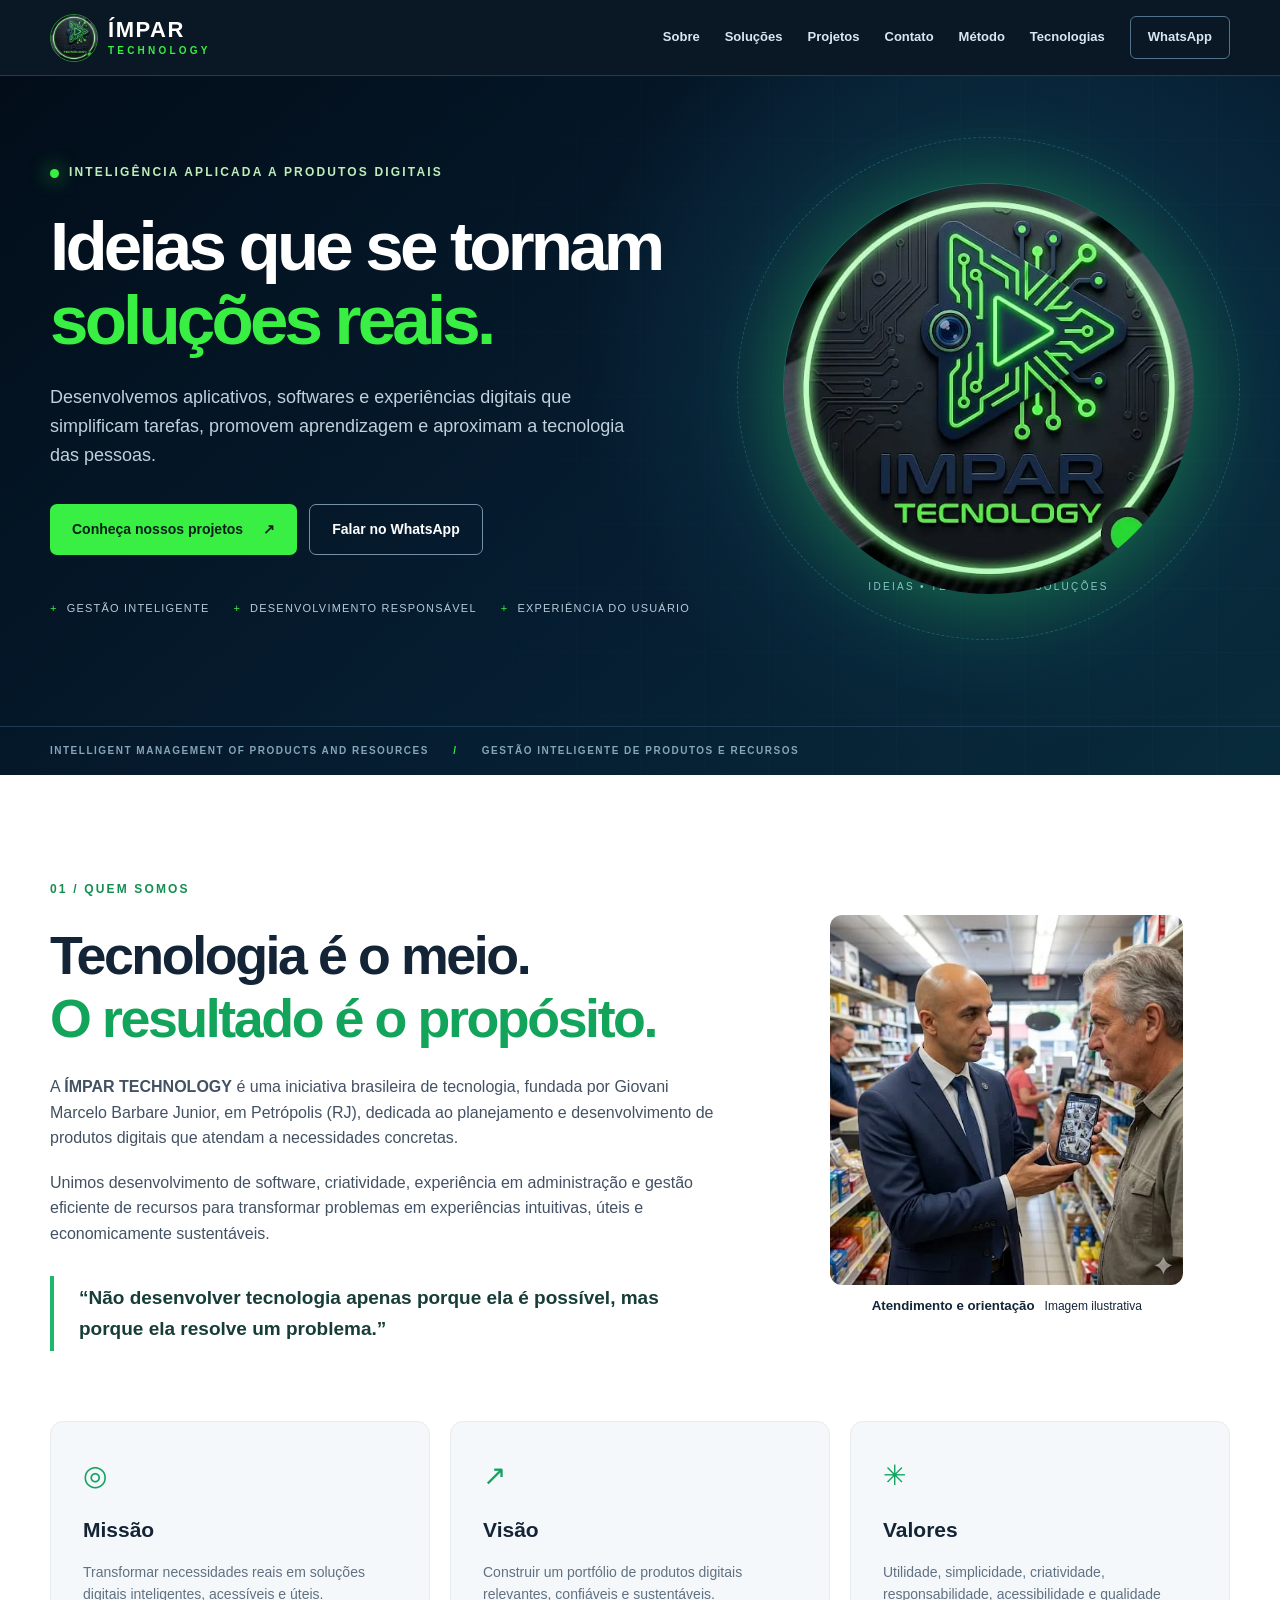
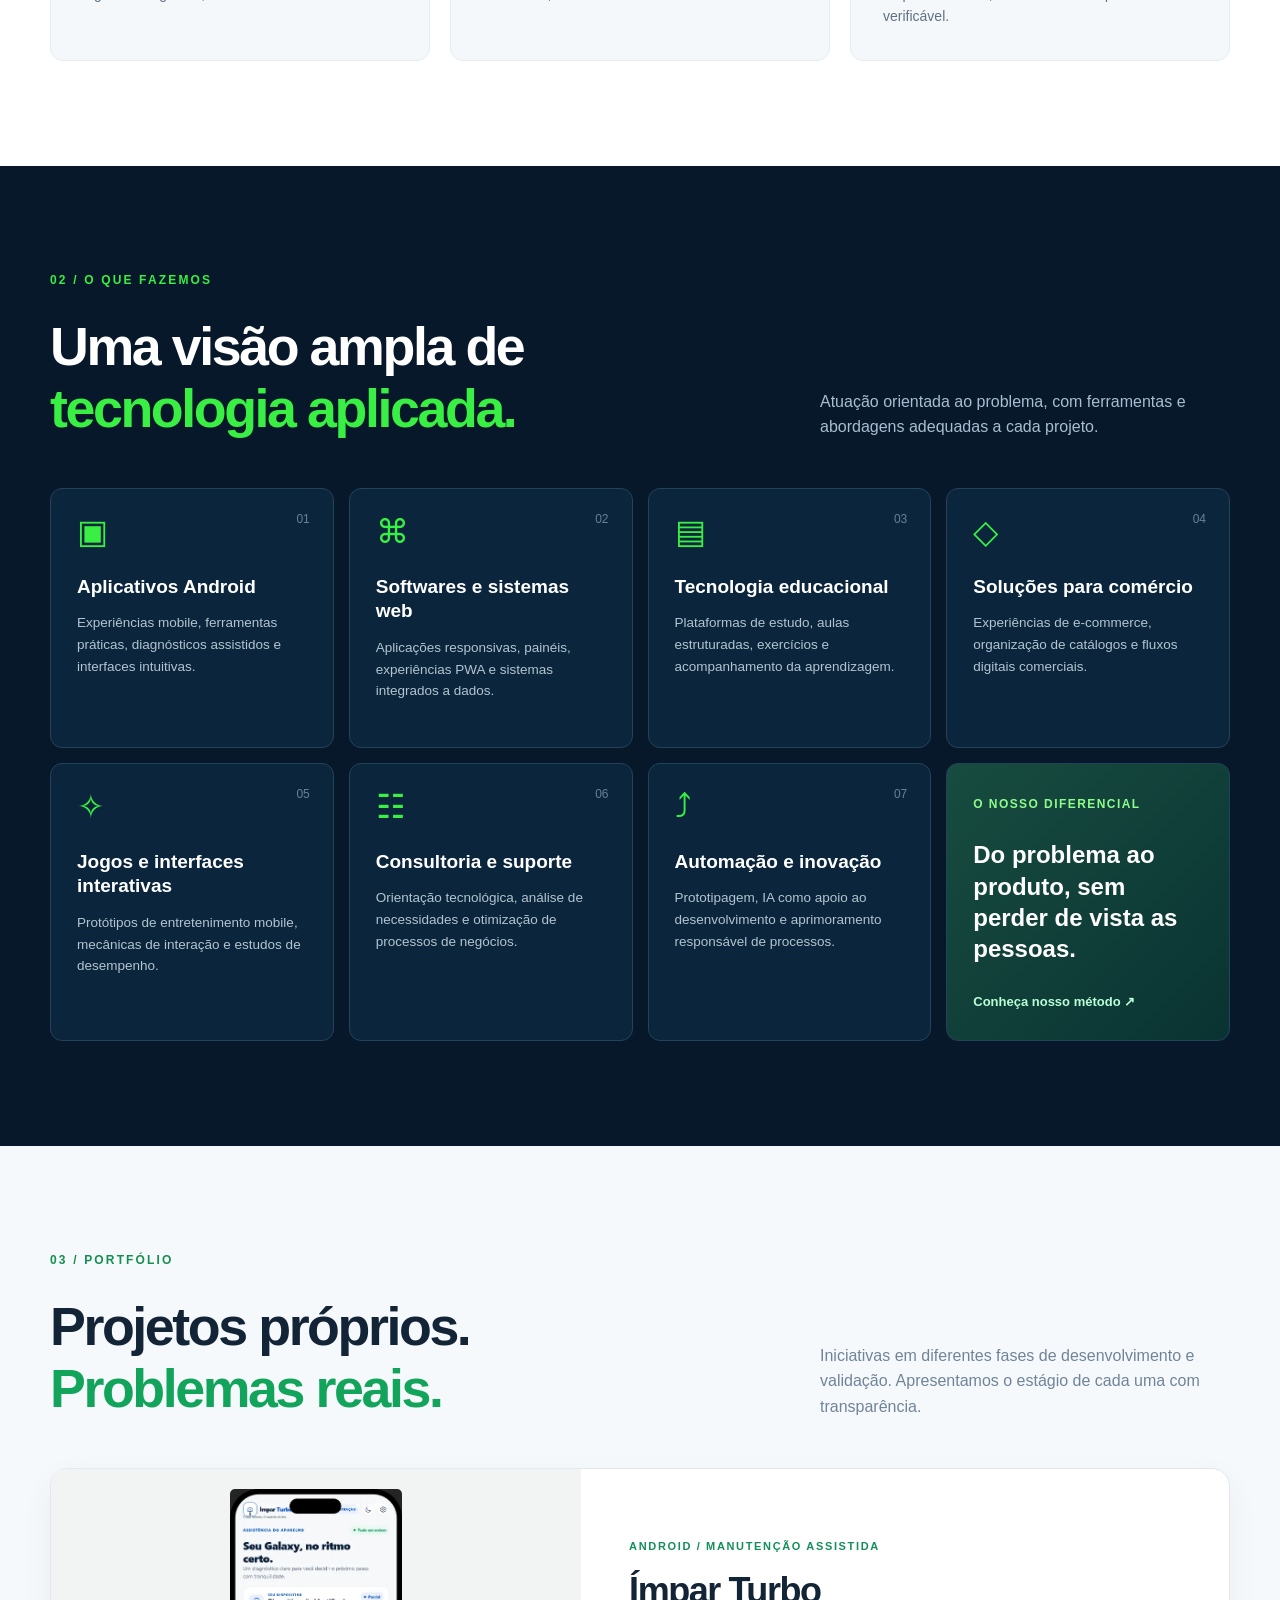
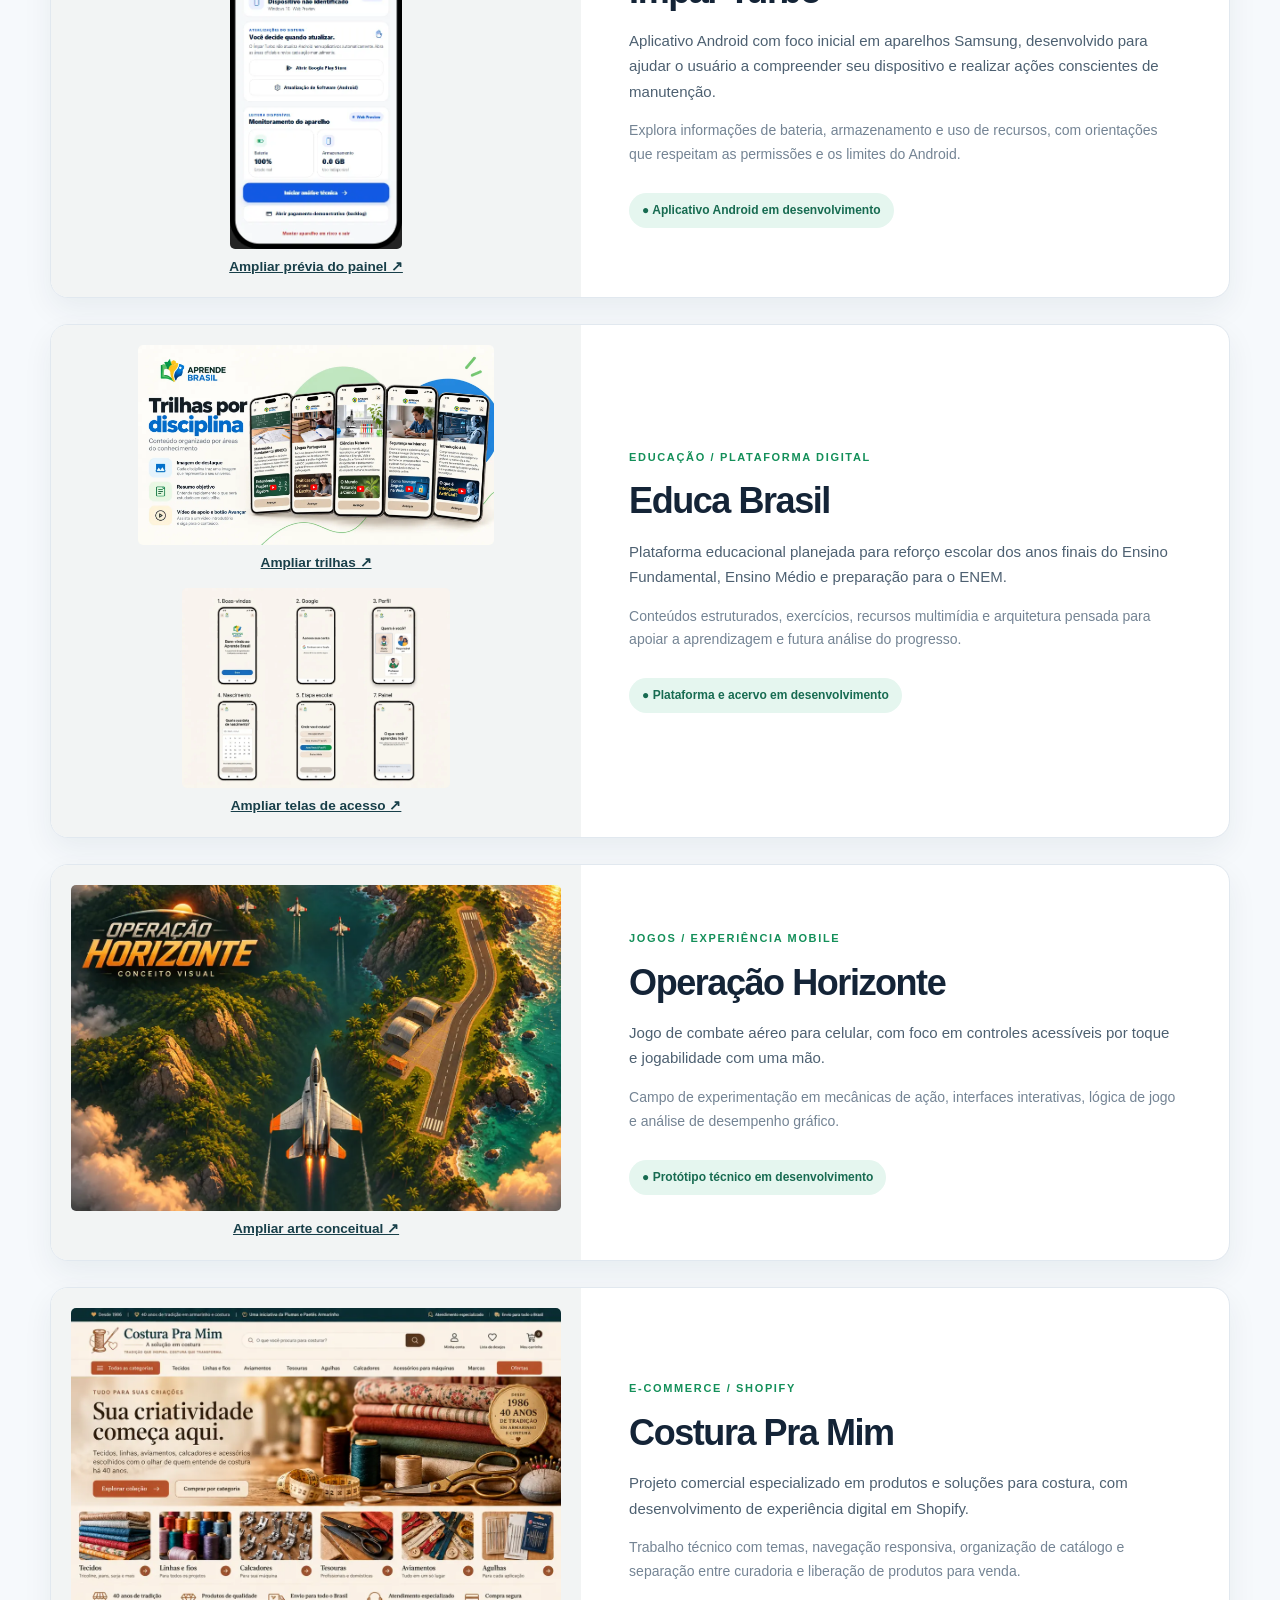
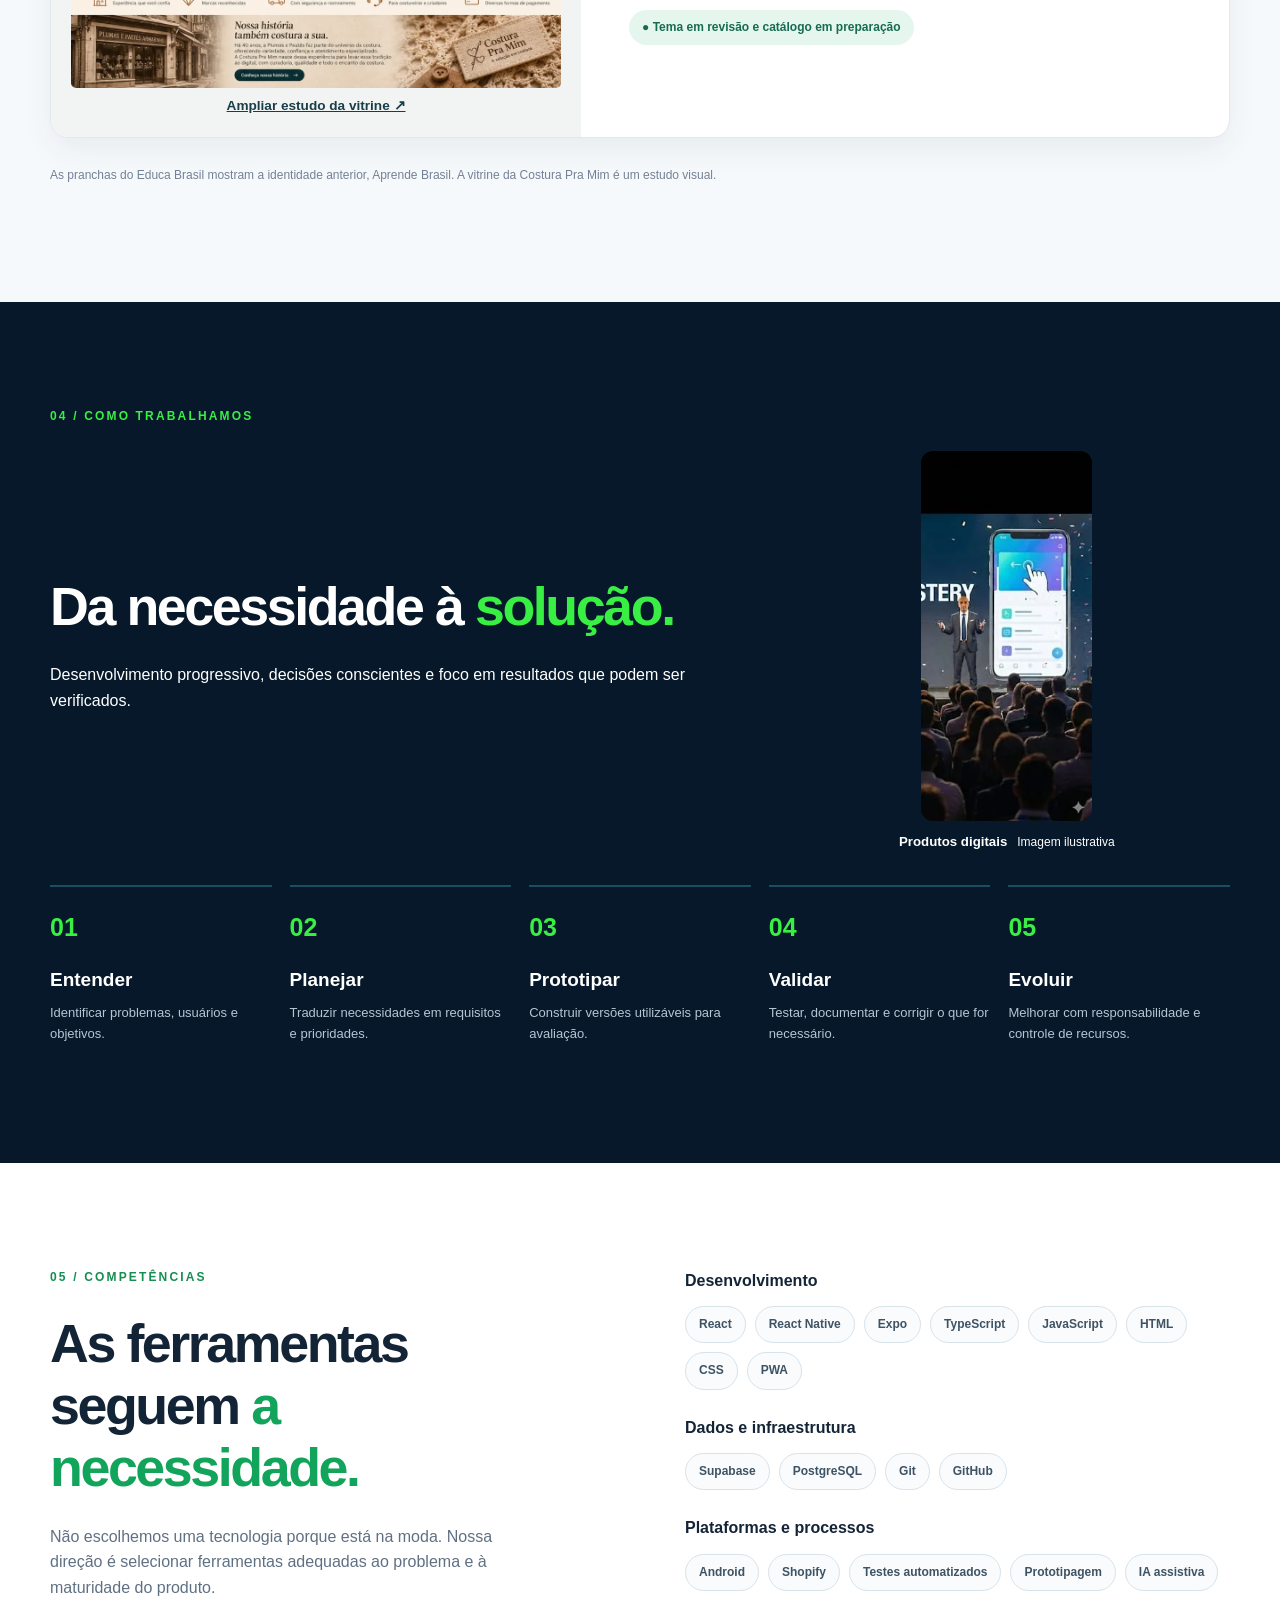
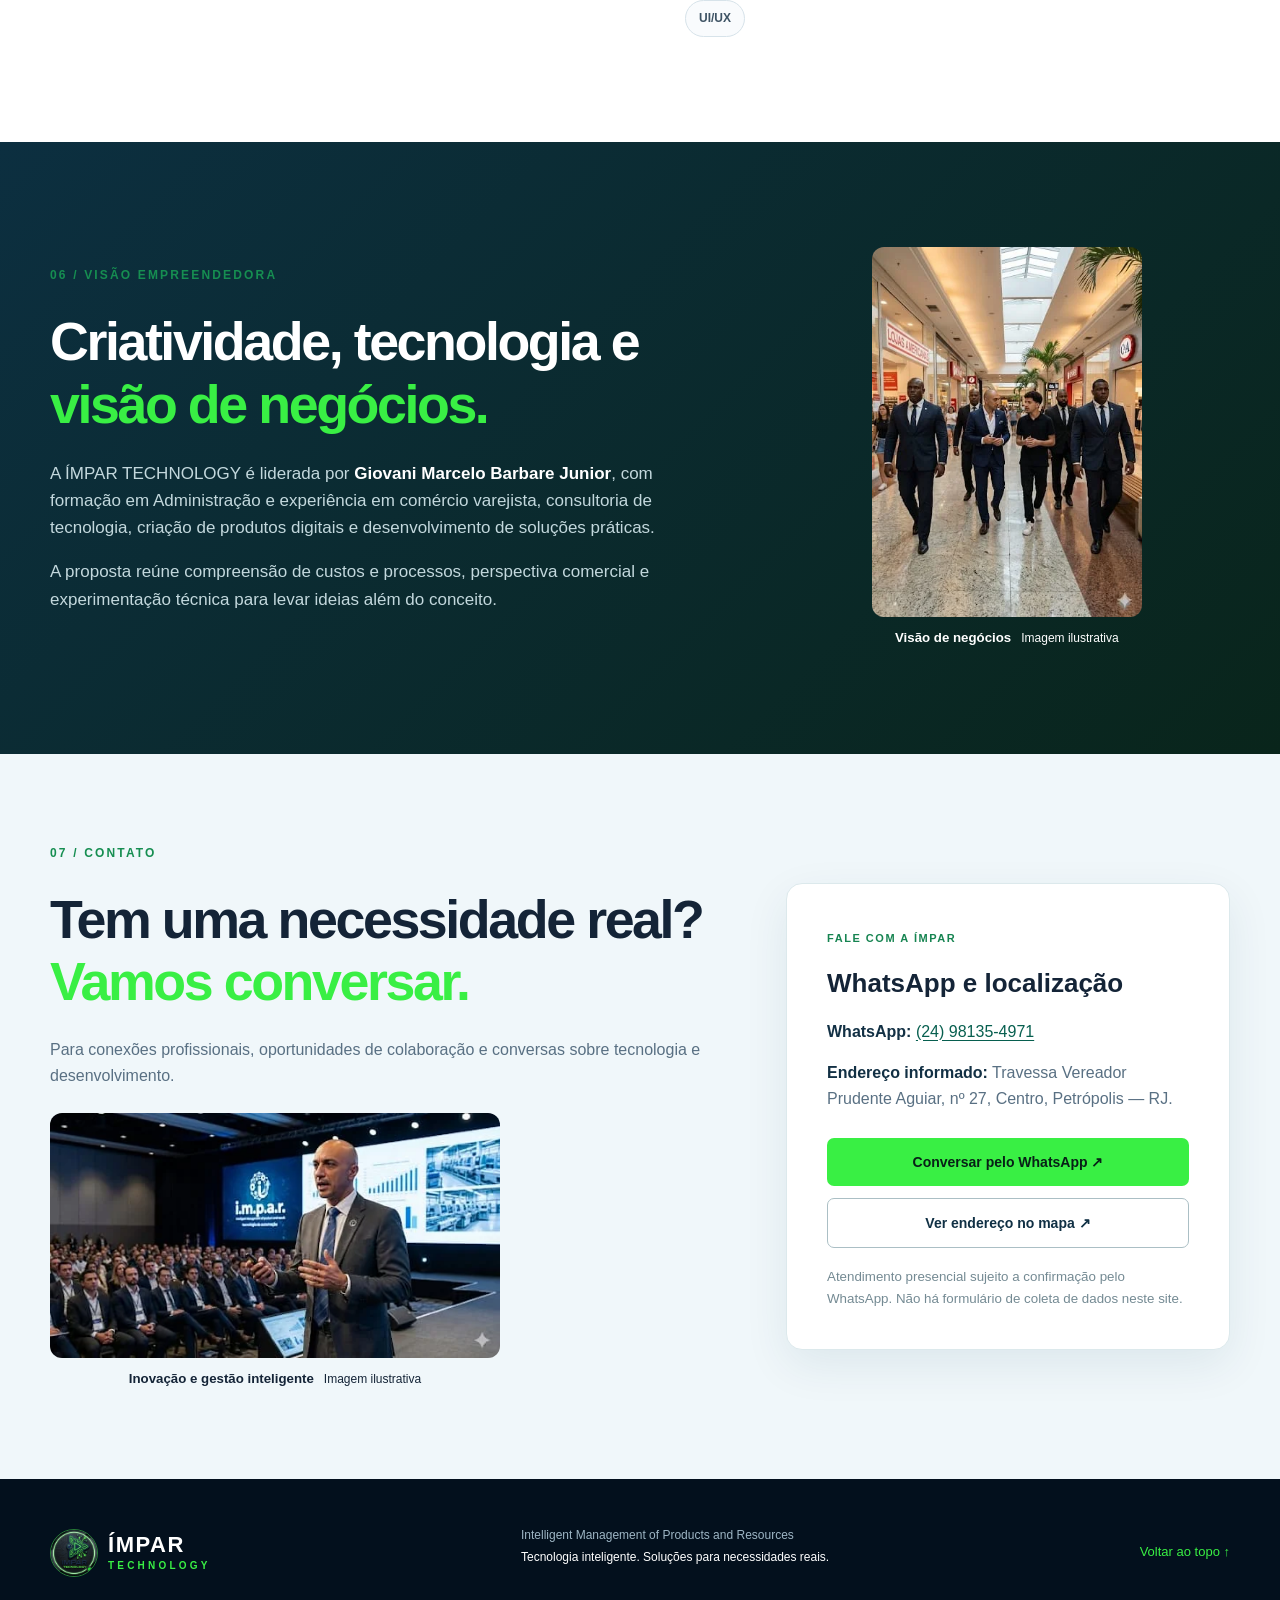
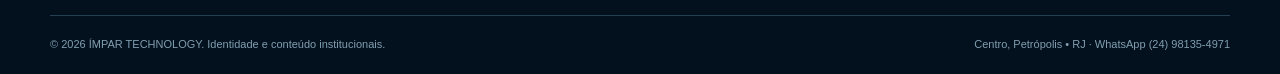
<file: index.html>
<!doctype html>
<html lang="pt-BR">
<head>
<meta charset="utf-8"><meta name="viewport" content="width=device-width,initial-scale=1">
<meta name="theme-color" content="#06182a"><meta name="description" content="ÍMPAR TECHNOLOGY — Intelligent Management of Products and Resources. Desenvolvimento de aplicativos Android, softwares, plataformas educacionais, e-commerce e soluções digitais úteis.">
<meta name="format-detection" content="telephone=no"><meta property="og:title" content="ÍMPAR TECHNOLOGY | Tecnologia inteligente"><meta property="og:description" content="Tecnologia inteligente. Soluções para necessidades reais."><meta property="og:type" content="website"><meta property="og:image" content="assets/logo-triangulo.webp">
<link rel="icon" href="assets/favicon.svg" type="image/svg+xml"><link rel="stylesheet" href="styles.css">
<title>ÍMPAR TECHNOLOGY — Soluções para necessidades reais</title>
</head>
<body>
<a class="skip" href="#conteudo">Pular para o conteúdo</a>
<header class="header" id="topo"><div class="container nav">
<a href="#topo" class="brand" aria-label="ÍMPAR TECHNOLOGY — início"><img src="assets/logo-triangulo.webp" alt="" width="46" height="46"><span><strong>ÍMPAR</strong><small>TECHNOLOGY</small></span></a>
<button class="menu-toggle" type="button" aria-label="Abrir menu" aria-controls="menu" aria-expanded="false"><span></span><span></span><span></span></button>
<nav id="menu" aria-label="Navegação principal"><a href="#sobre">Sobre</a><a href="#solucoes">Soluções</a><a href="#projetos">Projetos</a><a href="#contato">Contato</a><a href="#metodo">Método</a><a href="#tecnologias">Tecnologias</a><a class="nav-contact" href="https://wa.me/5524981354971?text=Ol%C3%A1%2C%20vim%20pelo%20site%20da%20%C3%8DMPAR%20Technology." target="_blank" rel="noopener noreferrer">WhatsApp</a></nav>
</div></header>
<main id="conteudo">
<section class="hero"><div class="hero-grid"></div><div class="container hero-layout"><div class="hero-copy"><div class="eyebrow"><span class="pulse"></span> Inteligência aplicada a produtos digitais</div><h1>Ideias que se tornam <em>soluções reais.</em></h1><p>Desenvolvemos aplicativos, softwares e experiências digitais que simplificam tarefas, promovem aprendizagem e aproximam a tecnologia das pessoas.</p><div class="hero-actions"><a class="button primary" href="#projetos">Conheça nossos projetos <span aria-hidden="true">↗</span></a><a class="button secondary" href="https://wa.me/5524981354971?text=Ol%C3%A1%2C%20vim%20pelo%20site%20da%20%C3%8DMPAR%20Technology." target="_blank" rel="noopener noreferrer">Falar no WhatsApp</a></div><div class="hero-traits"><span>Gestão inteligente</span><span>Desenvolvimento responsável</span><span>Experiência do usuário</span></div></div><div class="hero-art"><div class="orbit orbit1"></div><div class="orbit orbit2"></div><div class="orbit orbit3"></div><img src="assets/logo-triangulo.webp" alt="Identidade visual da ÍMPAR: triângulo verde com circuitos eletrônicos" width="450" height="450"><span class="art-label">IDEIAS • TECNOLOGIA • SOLUÇÕES</span></div></div><div class="hero-bottom"><div class="container">INTELLIGENT MANAGEMENT OF PRODUCTS AND RESOURCES <span aria-hidden="true">/</span> GESTÃO INTELIGENTE DE PRODUTOS E RECURSOS</div></div></section>
<section class="section about" id="sobre"><div class="container editorial-pair"><div><div><span class="section-label">01 / QUEM SOMOS</span><h2>Tecnologia é o meio.<br><span class="accent">O resultado é o propósito.</span></h2></div><div class="body-copy"><p>A <strong>ÍMPAR TECHNOLOGY</strong> é uma iniciativa brasileira de tecnologia, fundada por Giovani Marcelo Barbare Junior, em Petrópolis (RJ), dedicada ao planejamento e desenvolvimento de produtos digitais que atendam a necessidades concretas.</p><p>Unimos desenvolvimento de software, criatividade, experiência em administração e gestão eficiente de recursos para transformar problemas em experiências intuitivas, úteis e economicamente sustentáveis.</p><div class="quote">“Não desenvolver tecnologia apenas porque ela é possível, mas porque ela resolve um problema.”</div></div></div><figure class="editorial-photo"><img src="assets/atendimento-ilustrativo.webp" alt="Cena ilustrativa de apresentação de tecnologia a um cliente em estabelecimento comercial" loading="lazy" width="489" height="512"><figcaption><strong>Atendimento e orientação</strong><span>Imagem ilustrativa</span></figcaption></figure>
</div>
<div class="container pillars"><article><span class="mini-icon">◎</span><h3>Missão</h3><p>Transformar necessidades reais em soluções digitais inteligentes, acessíveis e úteis.</p></article><article><span class="mini-icon">↗</span><h3>Visão</h3><p>Construir um portfólio de produtos digitais relevantes, confiáveis e sustentáveis.</p></article><article><span class="mini-icon">✳</span><h3>Valores</h3><p>Utilidade, simplicidade, criatividade, responsabilidade, acessibilidade e qualidade verificável.</p></article></div></section>
<section class="section section-dark" id="solucoes"><div class="container"><span class="section-label">02 / O QUE FAZEMOS</span><div class="section-head"><h2>Uma visão ampla de <span class="accent">tecnologia aplicada.</span></h2><p>Atuação orientada ao problema, com ferramentas e abordagens adequadas a cada projeto.</p></div><div class="service-grid"><article class="service"><span class="service-number">01</span><div class="service-icon">▣</div><h3>Aplicativos Android</h3><p>Experiências mobile, ferramentas práticas, diagnósticos assistidos e interfaces intuitivas.</p></article><article class="service"><span class="service-number">02</span><div class="service-icon">⌘</div><h3>Softwares e sistemas web</h3><p>Aplicações responsivas, painéis, experiências PWA e sistemas integrados a dados.</p></article><article class="service"><span class="service-number">03</span><div class="service-icon">▤</div><h3>Tecnologia educacional</h3><p>Plataformas de estudo, aulas estruturadas, exercícios e acompanhamento da aprendizagem.</p></article><article class="service"><span class="service-number">04</span><div class="service-icon">◇</div><h3>Soluções para comércio</h3><p>Experiências de e-commerce, organização de catálogos e fluxos digitais comerciais.</p></article><article class="service"><span class="service-number">05</span><div class="service-icon">✧</div><h3>Jogos e interfaces interativas</h3><p>Protótipos de entretenimento mobile, mecânicas de interação e estudos de desempenho.</p></article><article class="service"><span class="service-number">06</span><div class="service-icon">☷</div><h3>Consultoria e suporte</h3><p>Orientação tecnológica, análise de necessidades e otimização de processos de negócios.</p></article><article class="service"><span class="service-number">07</span><div class="service-icon">⤴</div><h3>Automação e inovação</h3><p>Prototipagem, IA como apoio ao desenvolvimento e aprimoramento responsável de processos.</p></article><article class="service service-final"><span>O nosso diferencial</span><h3>Do problema ao produto, sem perder de vista as pessoas.</h3><a href="#metodo">Conheça nosso método ↗</a></article></div></div></section>
<section class="section projects" id="projetos"><div class="container"><span class="section-label">03 / PORTFÓLIO</span><div class="section-head"><h2>Projetos próprios.<br><span class="accent">Problemas reais.</span></h2><p>Iniciativas em diferentes fases de desenvolvimento e validação. Apresentamos o estágio de cada uma com transparência.</p></div>
<div class="project-list"><article class="project-card"><div class="project-media turbo"><a href="assets/turbo-previa.webp" class="preview-link"><img src="assets/turbo-previa.webp" alt="Painel do Ímpar Turbo com diagnóstico do aparelho" loading="lazy"><span>Ampliar prévia do painel ↗</span></a></div><div class="project-text"><div class="project-tag">ANDROID / MANUTENÇÃO ASSISTIDA</div><h3>Ímpar Turbo</h3><p>Aplicativo Android com foco inicial em aparelhos Samsung, desenvolvido para ajudar o usuário a compreender seu dispositivo e realizar ações conscientes de manutenção.</p><p class="project-details">Explora informações de bateria, armazenamento e uso de recursos, com orientações que respeitam as permissões e os limites do Android.</p><div class="status">● Aplicativo Android em desenvolvimento</div></div></article>
<article class="project-card"><div class="project-media educa"><a href="assets/educa-trilhas.webp" class="preview-link"><img src="assets/educa-trilhas.webp" alt="Trilhas por disciplina na identidade anterior Aprende Brasil" loading="lazy"><span>Ampliar trilhas ↗</span></a><a href="assets/educa-acesso.webp" class="preview-link"><img src="assets/educa-acesso.webp" alt="Seis telas ilustrativas de acesso e perfil" loading="lazy"><span>Ampliar telas de acesso ↗</span></a></div><div class="project-text"><div class="project-tag">EDUCAÇÃO / PLATAFORMA DIGITAL</div><h3>Educa Brasil</h3><p>Plataforma educacional planejada para reforço escolar dos anos finais do Ensino Fundamental, Ensino Médio e preparação para o ENEM.</p><p class="project-details">Conteúdos estruturados, exercícios, recursos multimídia e arquitetura pensada para apoiar a aprendizagem e futura análise do progresso.</p><div class="status">● Plataforma e acervo em desenvolvimento</div></div></article>
<article class="project-card"><div class="project-media horizonte"><a class="preview-link" href="assets/horizonte-conceito.webp"><img src="assets/horizonte-conceito.webp" loading="lazy" alt="Jato sobrevoando um rio entre montanhas e uma pista de pouso"><span>Ampliar arte conceitual ↗</span></a></div><div class="project-text"><div class="project-tag">JOGOS / EXPERIÊNCIA MOBILE</div><h3>Operação Horizonte</h3><p>Jogo de combate aéreo para celular, com foco em controles acessíveis por toque e jogabilidade com uma mão.</p><p class="project-details">Campo de experimentação em mecânicas de ação, interfaces interativas, lógica de jogo e análise de desempenho gráfico.</p><div class="status">● Protótipo técnico em desenvolvimento</div></div></article>
<article class="project-card"><div class="project-media costura"><a href="assets/costura-vitrine.webp" class="preview-link"><img src="assets/costura-vitrine.webp" alt="Estudo visual da vitrine com tecidos, linhas e ferramentas" loading="lazy"><span>Ampliar estudo da vitrine ↗</span></a></div><div class="project-text"><div class="project-tag">E-COMMERCE / SHOPIFY</div><h3>Costura Pra Mim</h3><p>Projeto comercial especializado em produtos e soluções para costura, com desenvolvimento de experiência digital em Shopify.</p><p class="project-details">Trabalho técnico com temas, navegação responsiva, organização de catálogo e separação entre curadoria e liberação de produtos para venda.</p><div class="status">● Tema em revisão e catálogo em preparação</div></div></article></div>
<p class="footnote">As pranchas do Educa Brasil mostram a identidade anterior, Aprende Brasil. A vitrine da Costura Pra Mim é um estudo visual.</p></div></section>

<section class="section section-dark" id="metodo"><div class="container"><span class="section-label">04 / COMO TRABALHAMOS</span><div class=" editorial-pair"><div><h2>Da necessidade à <span class="accent">solução.</span></h2><p>Desenvolvimento progressivo, decisões conscientes e foco em resultados que podem ser verificados.</p></div><figure class="editorial-photo"><img src="assets/apresentacao-ilustrativa.webp" alt="Cena ilustrativa de apresentação de aplicativo para uma plateia" loading="lazy" width="237" height="512"><figcaption><strong>Produtos digitais</strong><span>Imagem ilustrativa</span></figcaption></figure>
</div><div class="steps"><div><b>01</b><h3>Entender</h3><p>Identificar problemas, usuários e objetivos.</p></div><div><b>02</b><h3>Planejar</h3><p>Traduzir necessidades em requisitos e prioridades.</p></div><div><b>03</b><h3>Prototipar</h3><p>Construir versões utilizáveis para avaliação.</p></div><div><b>04</b><h3>Validar</h3><p>Testar, documentar e corrigir o que for necessário.</p></div><div><b>05</b><h3>Evoluir</h3><p>Melhorar com responsabilidade e controle de recursos.</p></div></div></div></section>
<section class="section" id="tecnologias"><div class="container two-col"><div><span class="section-label">05 / COMPETÊNCIAS</span><h2>As ferramentas seguem <span class="accent">a necessidade.</span></h2><p class="muted">Não escolhemos uma tecnologia porque está na moda. Nossa direção é selecionar ferramentas adequadas ao problema e à maturidade do produto.</p></div><div class="tech-block"><h3>Desenvolvimento</h3><div class="tags"><span>React</span><span>React Native</span><span>Expo</span><span>TypeScript</span><span>JavaScript</span><span>HTML</span><span>CSS</span><span>PWA</span></div><h3>Dados e infraestrutura</h3><div class="tags"><span>Supabase</span><span>PostgreSQL</span><span>Git</span><span>GitHub</span></div><h3>Plataformas e processos</h3><div class="tags"><span>Android</span><span>Shopify</span><span>Testes automatizados</span><span>Prototipagem</span><span>IA assistiva</span><span>UI/UX</span></div></div></div></section>
<section class="section founder"><div class="container editorial-pair"><div><span class="section-label">06 / VISÃO EMPREENDEDORA</span><h2>Criatividade, tecnologia e <span class="accent">visão de negócios.</span></h2><p>A ÍMPAR TECHNOLOGY é liderada por <strong>Giovani Marcelo Barbare Junior</strong>, com formação em Administração e experiência em comércio varejista, consultoria de tecnologia, criação de produtos digitais e desenvolvimento de soluções práticas.</p><p>A proposta reúne compreensão de custos e processos, perspectiva comercial e experimentação técnica para levar ideias além do conceito.</p></div><figure class="editorial-photo"><img src="assets/equipe-ilustrativa.webp" alt="Cena ilustrativa de grupo caminhando em centro comercial" loading="lazy" width="374" height="512"><figcaption><strong>Visão de negócios</strong><span>Imagem ilustrativa</span></figcaption></figure>
</div></section>
<section class="contact-section" id="contato"><div class="container contact-layout"><div><span class="section-label">07 / CONTATO</span><h2>Tem uma necessidade real?<br><span class="accent">Vamos conversar.</span></h2><p>Para conexões profissionais, oportunidades de colaboração e conversas sobre tecnologia e desenvolvimento.</p><figure class="editorial-photo"><img src="assets/evento-ilustrativo.webp" alt="Cena ilustrativa de apresentação corporativa sobre tecnologia e gestão" loading="lazy" width="512" height="279"><figcaption><strong>Inovação e gestão inteligente</strong><span>Imagem ilustrativa</span></figcaption></figure>
</div><div class="contact-card"><span>FALE COM A ÍMPAR</span><h3>WhatsApp e localização</h3><p><strong>WhatsApp:</strong> <a href="https://wa.me/5524981354971" target="_blank" rel="noopener noreferrer">(24) 98135-4971</a></p><p><strong>Endereço informado:</strong> Travessa Vereador Prudente Aguiar, nº 27, Centro, Petrópolis — RJ.</p><a class="button primary" href="https://wa.me/5524981354971?text=Ol%C3%A1%2C%20vim%20pelo%20site%20da%20%C3%8DMPAR%20Technology." target="_blank" rel="noopener noreferrer">Conversar pelo WhatsApp ↗</a><a class="button outline-dark" href="https://www.google.com/maps/search/?api=1&amp;query=Travessa+Vereador+Prudente+Aguiar+27+Centro+Petr%C3%B3polis+RJ" target="_blank" rel="noopener noreferrer">Ver endereço no mapa ↗</a><small>Atendimento presencial sujeito a confirmação pelo WhatsApp. Não há formulário de coleta de dados neste site.</small></div></div></section>
</main><footer><div class="container footer-main"><div class="brand footer-brand"><img src="assets/logo-triangulo.webp" alt="" width="44" height="44"><span><strong>ÍMPAR</strong><small>TECHNOLOGY</small></span></div><p>Intelligent Management of Products and Resources<br><span>Tecnologia inteligente. Soluções para necessidades reais.</span></p><a href="#topo">Voltar ao topo ↑</a></div><div class="container footer-base"><span>© <span id="year">2026</span> ÍMPAR TECHNOLOGY. Identidade e conteúdo institucionais.</span><span>Centro, Petrópolis • RJ · WhatsApp (24) 98135-4971</span></div></footer>
<script src="script.js" defer></script>
</body></html>
</file>
<file: styles.css>
:root{--navy:#06182a;--deep:#03101d;--navy2:#0b263d;--green:#65ed38;--cyan:#31b9f4;--text:#142437;--muted:#5c6b7c;--light:#f5f8fb;--white:#fff}*{box-sizing:border-box}html{scroll-behavior:smooth;scroll-padding-top:85px}body{margin:0;font-family:Inter,"Segoe UI",Arial,sans-serif;color:var(--text);background:white;line-height:1.6}a{color:inherit;text-decoration:none}button{font:inherit}img{max-width:100%;height:auto}.container{width:min(1180px,calc(100% - 44px));margin-inline:auto}.skip{position:absolute;top:-50px;left:12px;background:#fff;color:#000;padding:10px;z-index:999}.skip:focus{top:12px}.header{height:76px;background:rgba(3,16,29,.97);border-bottom:1px solid #203c51;position:sticky;top:0;z-index:100;backdrop-filter:blur(15px)}.nav{height:100%;display:flex;align-items:center;justify-content:space-between;gap:20px}.brand{display:flex;align-items:center;gap:10px;color:white;line-height:1}.brand img{width:48px;height:48px;object-fit:cover;border-radius:12px}.brand strong{display:block;font-weight:850;letter-spacing:.07em;font-size:22px}.brand small{display:block;font-size:10px;letter-spacing:.32em;color:var(--green);font-weight:800;margin-top:5px}.nav nav{display:flex;align-items:center;gap:25px;color:#d9e7f5;font-size:13px;font-weight:650}.nav nav a:hover,.nav nav a:focus-visible{color:var(--green)}.nav-contact{border:1px solid #52728c;border-radius:6px;padding:10px 17px}.menu-toggle{display:none}.hero{position:relative;background:radial-gradient(circle at 77% 39%,#103a51 0,transparent 38%),linear-gradient(140deg,#020d19,#061e32 60%,#082b3b);color:white;overflow:hidden}.hero-grid{position:absolute;inset:0;opacity:.23;background-image:linear-gradient(#2f698244 1px,transparent 1px),linear-gradient(90deg,#2f698244 1px,transparent 1px);background-size:64px 64px;mask-image:linear-gradient(90deg,transparent 3%,black 95%)}.hero-layout{min-height:650px;display:grid;grid-template-columns:1.16fr .84fr;gap:30px;align-items:center;position:relative;padding-block:60px 85px}.eyebrow,.section-label{font-size:12px;font-weight:800;letter-spacing:.18em;text-transform:uppercase}.eyebrow{display:inline-flex;gap:10px;align-items:center;color:#bfeeba}.pulse{background:var(--green);width:9px;height:9px;display:inline-block;border-radius:50%;box-shadow:0 0 20px var(--green)}h1,h2,h3,h4,p{margin-top:0}.hero h1{font-size:clamp(45px,5.4vw,79px);line-height:1.07;letter-spacing:-.055em;margin:25px 0 25px;max-width:690px}.hero h1 em{font-style:normal;color:var(--green)}.hero-copy>p{font-size:18px;color:#c0d1dd;max-width:600px}.hero-actions{display:flex;flex-wrap:wrap;gap:12px;margin-top:35px}.button{display:inline-flex;align-items:center;justify-content:center;gap:20px;padding:13px 22px;border-radius:7px;font-size:14px;font-weight:800;transition:transform .15s,background .15s}.button:hover{transform:translateY(-2px)}.button:focus-visible,a:focus-visible,button:focus-visible{outline:3px solid #7edfff;outline-offset:3px}.primary{background:var(--green);color:#082017}.primary:hover{background:#82ff53}.secondary{border:1px solid #7690a6;color:white}.hero-traits{display:flex;gap:24px;flex-wrap:wrap;margin-top:45px;color:#b8cbd8;font-size:11px;text-transform:uppercase;letter-spacing:.11em}.hero-traits span:before{content:'+';color:var(--green);margin-right:9px}.hero-art{min-height:480px;display:grid;place-items:center;position:relative}.hero-art img{width:min(410px,86%);aspect-ratio:1/1;object-fit:contain;mix-blend-mode:screen;position:relative;z-index:3;filter:drop-shadow(0 12px 50px #35e75d33)}.orbit{position:absolute;aspect-ratio:1;border:1px solid #59cae83d;border-radius:50%;width:85%}.orbit2{width:104%;border-style:dashed;animation:turn 80s linear infinite}.orbit3{width:66%;border-color:#64ed384e}.art-label{position:absolute;bottom:7%;color:#92c4d0;letter-spacing:.23em;font-size:10px}@keyframes turn{to{transform:rotate(360deg)}}.hero-bottom{position:relative;border-top:1px solid #1c3c55;padding:16px 0;color:#85a6b9;font-size:10px;letter-spacing:.15em;font-weight:700}.hero-bottom span{color:var(--green);padding:0 20px}.section{padding:105px 0}.section-label{color:#168e51;display:block;margin-bottom:25px}.section-dark .section-label{color:var(--green)}h2{font-size:clamp(35px,4.2vw,56px);line-height:1.16;letter-spacing:-.045em;margin-bottom:25px}.accent{color:#12a45a}.section-dark .accent,.founder .accent,.contact-section .accent{color:var(--green)}.two-col{display:grid;grid-template-columns:1fr 1fr;gap:90px}.body-copy{font-size:16px;color:#435164}.body-copy p{margin-bottom:19px}.quote{margin-top:30px;border-left:4px solid #1fb76e;padding:7px 0 7px 25px;color:#173d38;font-size:19px;font-weight:700}.pillars{display:grid;grid-template-columns:repeat(3,1fr);gap:20px;margin-top:70px}.pillars article{background:#f5f8fa;padding:32px;border:1px solid #e5ebef;border-radius:13px}.pillars h3{font-size:21px;margin:14px 0}.pillars p{color:#607183;margin:0;font-size:14px}.mini-icon{font-size:28px;color:#13a361}.section-dark{background:#06182a;color:white}.section-head{display:flex;justify-content:space-between;align-items:end;gap:50px;margin-bottom:48px}.section-head h2{max-width:620px;margin:0}.section-head p{max-width:410px;margin:0;color:#708497}.section-dark .section-head p{color:#a8bed0}.service-grid{display:grid;grid-template-columns:repeat(4,1fr);gap:15px}.service{background:#0b263c;border:1px solid #23435a;min-height:260px;padding:26px;border-radius:12px;position:relative;transition:border-color .15s,transform .15s}.service:hover{border-color:#50d65c;transform:translateY(-3px)}.service-number{position:absolute;top:21px;right:23px;color:#668396;font-size:12px}.service-icon{font-size:33px;color:var(--green);line-height:1;margin-bottom:27px}.service h3{font-size:19px;line-height:1.3;margin-bottom:13px}.service p{font-size:13.5px;color:#b3c4d0;margin:0}.service-final{background:linear-gradient(135deg,#184c40,#093332)}.service-final>span{font-size:12px;color:#8efc8a;font-weight:800;text-transform:uppercase;letter-spacing:.12em}.service-final h3{font-size:24px;margin:24px 0}.service-final a{font-size:13px;color:#b9ffd6;font-weight:800}.projects{background:#f6f9fc}.project-list{display:grid;gap:26px}.project-card{display:grid;grid-template-columns:45% 55%;background:#fff;border:1px solid #e1e8ef;border-radius:18px;overflow:hidden;box-shadow:0 12px 30px #102c4410}.project-visual{min-height:350px;position:relative;display:grid;place-items:center;overflow:hidden}.visual-caption{position:absolute;bottom:14px;left:15px;right:15px;text-align:center;font-size:10px;color:#eef7fa;background:#071523b8;padding:6px;border-radius:4px}.visual-turbo{background:radial-gradient(circle at 50% 50%,#144362,#061728 66%)}.device{width:191px;height:300px;border:6px solid #294a62;border-radius:30px;background:linear-gradient(155deg,#0b2338,#07131e);box-shadow:0 0 0 3px #102335,0 28px 65px #000a;color:white;padding:23px 13px;transform:rotate(-4deg)}.device-top{width:50px;height:8px;border-radius:10px;background:#192f43;margin:-17px auto 30px}.device-title{text-align:center;font-size:20px;font-weight:850}.device-title b{color:var(--green)}.device-line{height:3px;background:var(--green);margin:20px auto;width:60%}.device-stat{display:flex;justify-content:space-between;flex-wrap:wrap;border-bottom:1px solid #31546a;font-size:8px;color:#adcbd8;gap:5px;padding:14px 0}.device-stat strong{color:#89f98c}.visual-educa{background:radial-gradient(circle at 80% 10%,#66beaf 0,transparent 45%),linear-gradient(145deg,#d3f4e7,#138a8d)}.edu-card{width:79%;max-width:320px;padding:34px;background:#faffff;border-radius:17px;box-shadow:0 20px 55px #054d6580;transform:rotate(-4deg)}.edu-card>span{font-size:11px;letter-spacing:.16em;font-weight:900;color:#127f73}.edu-card h4{font-size:30px;line-height:1.2;margin:25px 0;color:#183d46}.edu-pills{display:flex;flex-wrap:wrap;gap:6px}.edu-pills i{font-size:9px;padding:5px 8px;font-style:normal;background:#dcf2ed;border-radius:30px;color:#176553}.edu-progress{height:8px;background:#def0ee;border-radius:10px;margin-top:32px}.edu-progress span{height:100%;display:block;background:#16a68d;width:65%;border-radius:10px}.visual-game{background:radial-gradient(circle at center,#123872,#050f2d 65%)}.game-scene{height:290px;width:80%;border-left:5px dashed #2273a1;border-right:5px dashed #2273a1;display:flex;align-items:center;justify-content:center;position:relative;background:linear-gradient(90deg,#12365d6b,transparent,#12365d6b)}.game-hud{position:absolute;top:9px;font-size:11px;color:#aee6f2;font-weight:850;letter-spacing:.15em}.game-hud.bottom{top:auto;bottom:22px;font-size:9px}.star{position:absolute;color:#61d5e7}.s1{top:30%;left:15%}.s2{top:19%;right:21%}.s3{bottom:27%;right:19%}.plane{font-size:83px;color:var(--green);filter:drop-shadow(0 0 18px #76ff65);transform:rotate(0deg)}.visual-costura{background:repeating-linear-gradient(40deg,#b6a78b12,#b6a78b12 3px,transparent 3px,transparent 22px),linear-gradient(150deg,#e7d9b8,#9f8d6c)}.store-illustration{width:75%;max-width:295px;background:#f9f5ec;padding:30px;border:6px solid #c0a66c;box-shadow:14px 18px 40px #59472e4c;color:#645034}.store-illustration small{font-size:10px;letter-spacing:.1em}.store-illustration strong{font-family:Georgia,serif;display:block;font-size:42px;line-height:1.06;margin:18px 0}.store-illustration span{font-size:12px;letter-spacing:.13em;text-transform:uppercase}.store-lines{display:flex;gap:5px;margin-top:24px}.store-lines i{width:33%;height:8px;background:#baa074}.project-text{padding:44px 48px;align-self:center}.project-tag{font-size:11px;color:#138f59;letter-spacing:.15em;font-weight:850}.project-text h3{font-size:36px;line-height:1.2;letter-spacing:-.04em;margin:13px 0 16px}.project-text p{font-size:15px;color:#4d6071;line-height:1.7}.project-details{font-size:14px!important;color:#748494!important}.status{display:inline-block;margin-top:12px;color:#176b51;background:#e5f6ef;border-radius:40px;padding:8px 13px;font-size:12px;font-weight:850}.footnote{font-size:12px;color:#738195;margin-top:28px}.steps{display:grid;grid-template-columns:repeat(5,1fr);gap:18px}.steps>div{border-top:2px solid #1c4c60;padding-top:20px}.steps b{color:var(--green);font-size:25px}.steps h3{font-size:19px;margin:18px 0 8px}.steps p{font-size:13px;color:#b4c6d2}.muted{color:#607083;max-width:470px}.tech-block h3{font-size:16px;margin:0 0 13px}.tech-block h3:not(:first-child){margin-top:25px}.tags{display:flex;gap:9px;flex-wrap:wrap}.tags span{border:1px solid #d7e3ea;border-radius:30px;padding:8px 13px;font-size:12px;font-weight:650;color:#3e5364;background:#f9fbfd}.founder{background:linear-gradient(135deg,#0c2f40,#09251b);color:white}.founder-inner{max-width:850px;text-align:center}.founder p{color:#c3d8dd;font-size:17px}.founder strong{color:white}.contact-section{background:#f0f7fa;padding:90px 0}.contact-layout{display:grid;grid-template-columns:1.2fr .8fr;gap:70px;align-items:center}.contact-layout p{color:#597083}.contact-card{background:white;border:1px solid #dce9ec;padding:40px;border-radius:16px;box-shadow:0 15px 45px #0e395215}.contact-card>span{font-size:11px;letter-spacing:.14em;color:#168451;font-weight:850}.contact-card h3{font-size:26px;margin:14px 0}.contact-card small{display:block;color:#748a93;margin-top:18px}.contact-card .button{width:100%;margin-top:10px}footer{background:#03101d;color:white;padding:46px 0 20px}.footer-main{display:flex;align-items:center;justify-content:space-between;gap:30px}.footer-main p{color:#9eb6c5;font-size:12px;line-height:1.8}.footer-main p span{color:white}.footer-main>a{font-size:13px;color:var(--green)}.footer-base{display:flex;justify-content:space-between;border-top:1px solid #244154;margin-top:35px;padding-top:20px;font-size:11px;color:#819fb1;gap:20px}@media(max-width:1000px){.service-grid{grid-template-columns:repeat(2,1fr)}.hero-layout{grid-template-columns:1.1fr .9fr}.hero-art{min-height:360px}.two-col{gap:40px}.steps{grid-template-columns:repeat(3,1fr)}}@media(max-width:900px){.header{height:68px}.brand strong{font-size:19px}.brand small{font-size:9px}.menu-toggle{display:flex;flex-direction:column;gap:5px;background:none;border:1px solid #35536a;padding:11px;border-radius:7px;cursor:pointer}.menu-toggle span{display:block;width:22px;height:2px;background:white}.nav nav{display:none;position:absolute;top:68px;left:0;right:0;background:#06182a;padding:20px 25px 25px;flex-direction:column;align-items:stretch;gap:0;border-bottom:1px solid #315164;box-shadow:0 15px 20px #0006}.nav nav.open{display:flex}.nav nav a{padding:12px 6px}.nav-contact{margin-top:8px;text-align:center}}@media(max-width:760px){.hero-layout{grid-template-columns:1fr;padding:72px 0 42px;min-height:unset}.hero h1{font-size:clamp(43px,10vw,70px)}.hero-copy>p{font-size:16px}.hero-art{min-height:290px;margin-top:20px}.hero-art img{width:min(330px,82%)}.orbit{width:70%}.orbit2{width:85%}.orbit3{width:52%}.hero-traits{gap:12px;margin-top:30px}.hero-traits span{font-size:9px}.hero-bottom{font-size:9px;line-height:1.8}.section{padding:74px 0}.two-col,.contact-layout{grid-template-columns:1fr;gap:20px}.pillars{grid-template-columns:1fr;gap:12px;margin-top:40px}.section-head{display:block}.section-head p{margin-top:20px}.service-grid{grid-template-columns:repeat(2,1fr)}.service{padding:22px;min-height:250px}.project-card{grid-template-columns:1fr}.project-visual{min-height:310px}.project-text{padding:31px}.project-text h3{font-size:30px}.steps{grid-template-columns:repeat(2,1fr)}.footer-main{flex-direction:column;align-items:flex-start}.footer-base{flex-direction:column;gap:7px}.contact-card{padding:28px}}@media(max-width:450px){.container{width:min(100% - 30px,1180px)}.hero-actions{flex-direction:column}.button{width:100%}.service-grid{grid-template-columns:1fr}.service{min-height:200px}.steps{grid-template-columns:1fr}.hero-traits{flex-direction:column}.hero-art{min-height:260px}.contact-layout{gap:18px}}@media(prefers-reduced-motion:reduce){html{scroll-behavior:auto}.orbit2{animation:none}*{transition:none!important}}

/* Identidade visual triangular e galeria de fotografias enviadas */
:root{--green:#39ef44;--navy:#06182a}
.brand img{border-radius:50%;object-fit:cover;border:1px solid #4ceb5080}
.hero-art img{border-radius:50%;mix-blend-mode:normal;box-shadow:0 0 80px #2bee5333}
.photo-section{background:#fff}
.photo-grid{display:grid;grid-template-columns:1.2fr 1fr 1fr;gap:18px;align-items:stretch}
.photo-card{margin:0;position:relative;min-height:295px;overflow:hidden;border-radius:16px;background:#0b263c;box-shadow:0 12px 35px #001d2917}
.photo-card img{display:block;width:100%;height:100%;min-height:295px;object-fit:cover;transition:transform .35s ease}
.photo-card:hover img{transform:scale(1.035)}
.photo-card.photo-large{grid-row:span 2;min-height:610px}
.photo-card.photo-large img{min-height:610px}
.photo-card.photo-wide{grid-column:span 2}
.photo-card.photo-wide img{aspect-ratio:16/8}
.photo-card figcaption{position:absolute;bottom:0;left:0;right:0;padding:43px 18px 16px;background:linear-gradient(transparent,#001523eb);color:white;display:flex;flex-direction:column}
.photo-card figcaption strong{font-size:17px}.photo-card figcaption span{font-size:12px;color:#c5d6dc}
.contact-card p a{text-decoration:underline;text-underline-offset:3px;color:#075f4f}.contact-card p strong{color:#123044}
.contact-card .outline-dark{margin-top:12px;border:1px solid #abbfc5;color:#103044;background:#fff}
@media(max-width:900px){.photo-grid{grid-template-columns:1fr 1fr}.photo-card.photo-large{grid-row:span 1}.photo-card.photo-wide{grid-column:span 2}}
@media(max-width:600px){.photo-grid{grid-template-columns:1fr}.photo-card,.photo-card img,.photo-card.photo-large,.photo-card.photo-large img{min-height:270px;max-height:460px}.photo-card.photo-wide{grid-column:auto}.photo-card.photo-wide img{aspect-ratio:auto}.photo-card.photo-large img{object-position:center 20%}}

/* Fotos institucionais em sua proporção original, com legenda externa. */
.editorial-pair {display:grid;grid-template-columns:minmax(0,1.2fr) minmax(0,.8fr);align-items:center;gap:clamp(24px,5vw,72px)}
.editorial-pair .body-copy {margin-top:24px}
.editorial-photo {margin:0;justify-self:center;width:100%;max-width:370px}
.editorial-photo img {display:block;width:auto;max-width:100%;height:auto;max-height:370px;margin:auto;border-radius:12px}
.editorial-photo figcaption {display:flex;justify-content:center;align-items:baseline;flex-wrap:wrap;gap:4px 10px;margin-top:10px;font-size:.83rem}
.editorial-photo figcaption span {font-size:.75rem}
#metodo .steps {margin-top:32px}
#contato .editorial-photo {margin:24px 0 0;max-width:450px}
.project-media {display:grid;align-content:center;min-width:0;background:#f2f4f4;padding:20px;gap:14px}
.preview-link {display:grid;justify-items:center;gap:7px;min-width:0;color:#183f49;font-size:.85rem;font-weight:650;text-decoration:underline}
.preview-link img {display:block;width:100%;height:auto;border-radius:5px}
.turbo .preview-link img {width:auto;max-height:360px;max-width:100%}
.educa .preview-link img {width:auto;max-width:100%;max-height:200px}
@media(max-width:900px){
 .editorial-pair,.contact-layout {grid-template-columns:minmax(0,1fr);gap:22px}
 .editorial-photo img {max-height:300px}
}
@media(max-width:760px){
 .hero-layout {padding:38px 0 24px}
 .hero-art {min-height:180px;margin:8px 0 0}
 .hero-art img {width:min(175px,56%)}
 .hero-art .orbit,.art-label,.hero-traits {display:none}
 .section {padding:48px 0}
 .project-card .project-text {grid-row:1;padding:22px}
 .project-media {padding:14px}
 .service {min-height:0}
 .nav nav.open {max-height:calc(100dvh - 68px);overflow-y:auto}
 .preview-link span {padding:5px}
}
</file>
